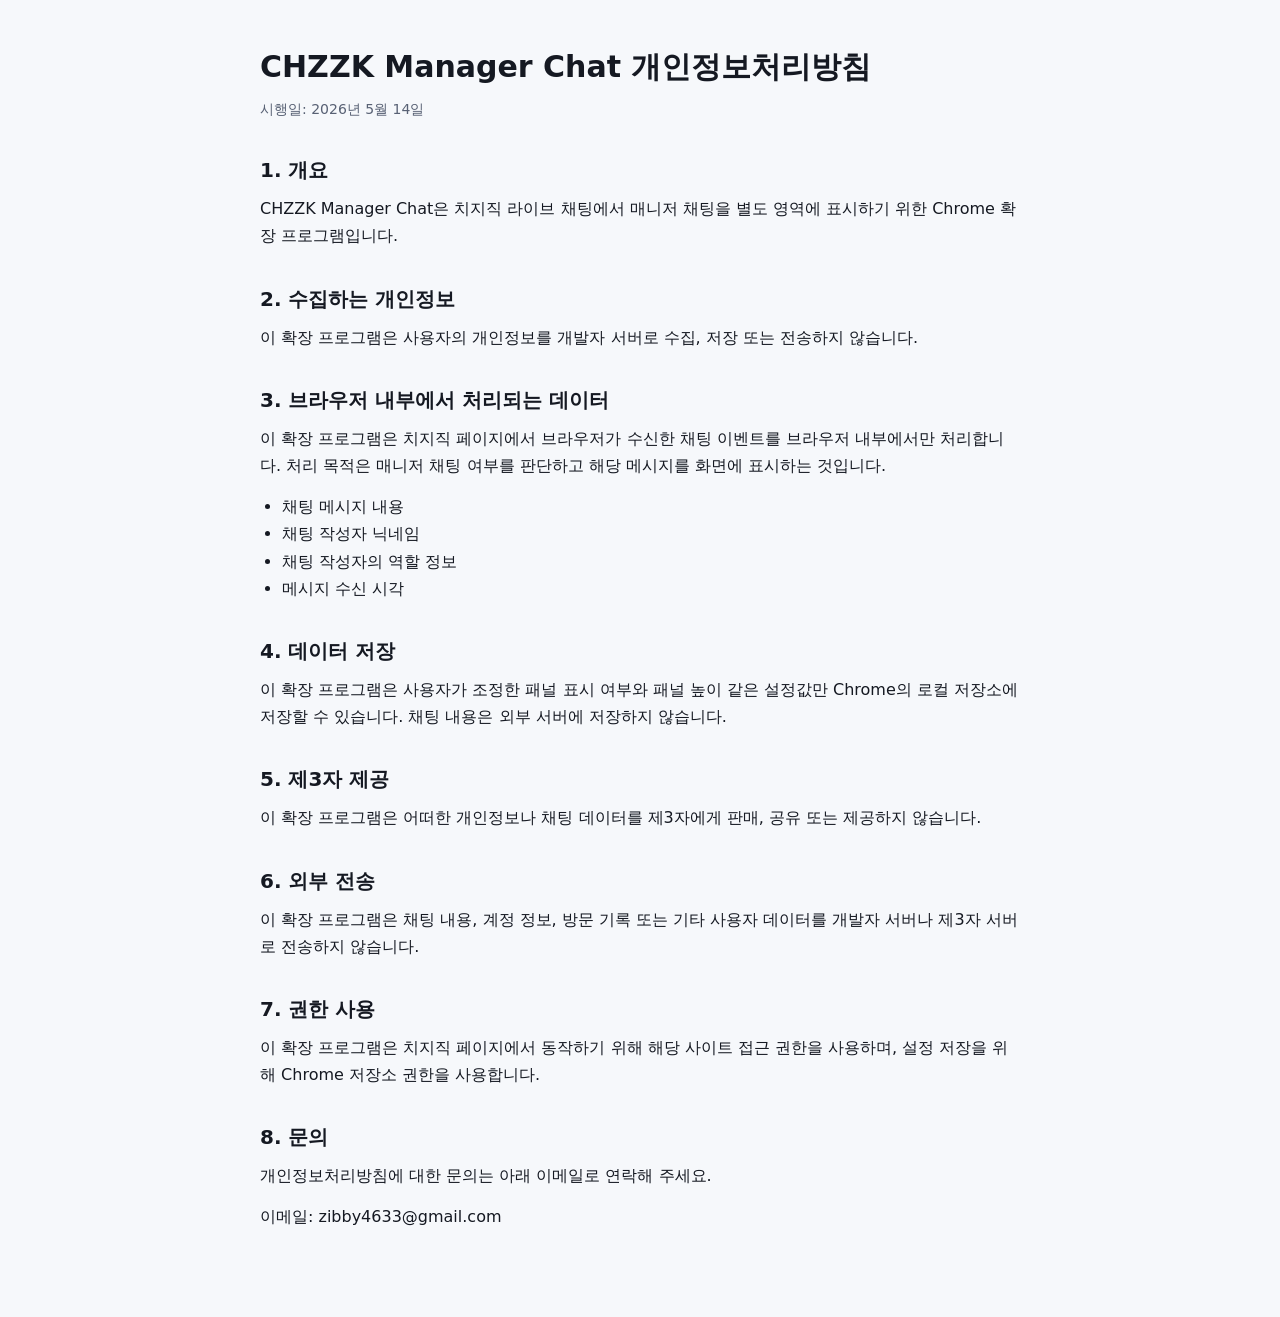
<file: docs/index.html>
<!doctype html>
<html lang="ko">
  <head>
    <meta charset="utf-8">
    <meta name="viewport" content="width=device-width, initial-scale=1">
    <title>CHZZK Manager Chat 개인정보처리방침</title>
    <style>
      :root {
        color-scheme: light dark;
        font-family: system-ui, -apple-system, BlinkMacSystemFont, "Segoe UI", sans-serif;
        line-height: 1.7;
      }

      body {
        margin: 0;
        background: #f6f8fb;
        color: #151922;
      }

      main {
        width: min(760px, calc(100% - 32px));
        margin: 0 auto;
        padding: 48px 0 72px;
      }

      h1 {
        margin: 0 0 12px;
        font-size: 30px;
        line-height: 1.25;
      }

      h2 {
        margin: 32px 0 8px;
        font-size: 20px;
      }

      p,
      li {
        font-size: 16px;
      }

      p {
        margin: 0 0 14px;
      }

      ul {
        margin: 0;
        padding-left: 22px;
      }

      .meta {
        color: #586174;
        font-size: 14px;
      }

      @media (prefers-color-scheme: dark) {
        body {
          background: #111318;
          color: #f4f7fb;
        }

        .meta {
          color: #a9b3c6;
        }
      }
    </style>
  </head>
  <body>
    <main>
      <h1>CHZZK Manager Chat 개인정보처리방침</h1>
      <p class="meta">시행일: 2026년 5월 14일</p>

      <h2>1. 개요</h2>
      <p>
        CHZZK Manager Chat은 치지직 라이브 채팅에서 매니저 채팅을 별도 영역에 표시하기 위한 Chrome 확장 프로그램입니다.
      </p>

      <h2>2. 수집하는 개인정보</h2>
      <p>
        이 확장 프로그램은 사용자의 개인정보를 개발자 서버로 수집, 저장 또는 전송하지 않습니다.
      </p>

      <h2>3. 브라우저 내부에서 처리되는 데이터</h2>
      <p>
        이 확장 프로그램은 치지직 페이지에서 브라우저가 수신한 채팅 이벤트를 브라우저 내부에서만 처리합니다. 처리 목적은 매니저 채팅 여부를 판단하고 해당 메시지를 화면에 표시하는 것입니다.
      </p>
      <ul>
        <li>채팅 메시지 내용</li>
        <li>채팅 작성자 닉네임</li>
        <li>채팅 작성자의 역할 정보</li>
        <li>메시지 수신 시각</li>
      </ul>

      <h2>4. 데이터 저장</h2>
      <p>
        이 확장 프로그램은 사용자가 조정한 패널 표시 여부와 패널 높이 같은 설정값만 Chrome의 로컬 저장소에 저장할 수 있습니다. 채팅 내용은 외부 서버에 저장하지 않습니다.
      </p>

      <h2>5. 제3자 제공</h2>
      <p>
        이 확장 프로그램은 어떠한 개인정보나 채팅 데이터를 제3자에게 판매, 공유 또는 제공하지 않습니다.
      </p>

      <h2>6. 외부 전송</h2>
      <p>
        이 확장 프로그램은 채팅 내용, 계정 정보, 방문 기록 또는 기타 사용자 데이터를 개발자 서버나 제3자 서버로 전송하지 않습니다.
      </p>

      <h2>7. 권한 사용</h2>
      <p>
        이 확장 프로그램은 치지직 페이지에서 동작하기 위해 해당 사이트 접근 권한을 사용하며, 설정 저장을 위해 Chrome 저장소 권한을 사용합니다.
      </p>

      <h2>8. 문의</h2>
      <p>
        개인정보처리방침에 대한 문의는 아래 이메일로 연락해 주세요.
      </p>
      <p>
        이메일: zibby4633@gmail.com
      </p>
    </main>
  </body>
</html>
</file>
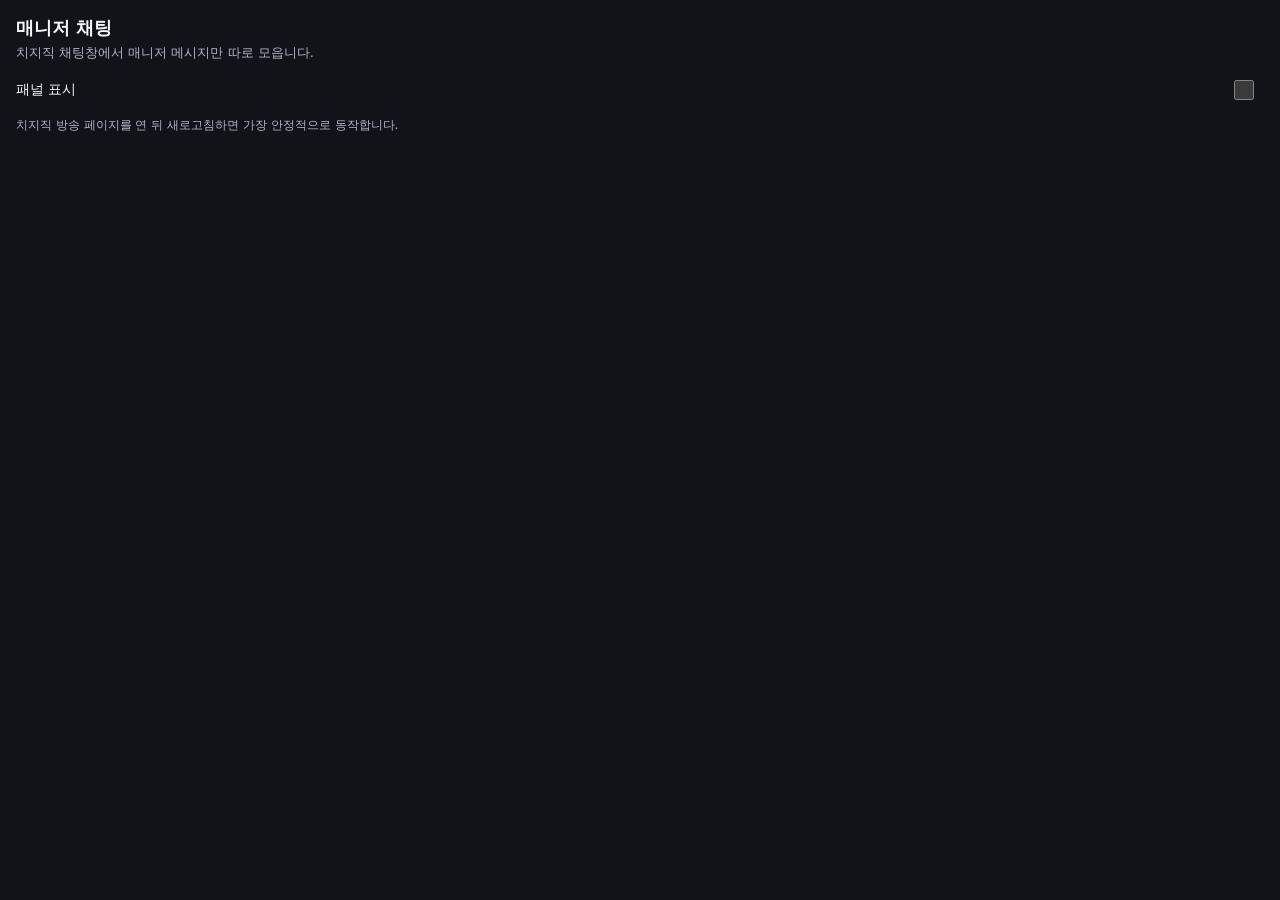
<file: popup.html>
<!doctype html>
<html lang="ko">
  <head>
    <meta charset="utf-8">
    <meta name="viewport" content="width=device-width, initial-scale=1">
    <title>CHZZK Manager Chat</title>
    <link rel="stylesheet" href="popup.css">
  </head>
  <body>
    <main class="popup">
      <div>
        <h1>매니저 채팅</h1>
        <p>치지직 채팅창에서 매니저 메시지만 따로 모읍니다.</p>
      </div>

      <label class="switch-row">
        <span>패널 표시</span>
        <input id="enabled" type="checkbox">
      </label>

      <p class="hint">치지직 방송 페이지를 연 뒤 새로고침하면 가장 안정적으로 동작합니다.</p>
    </main>
    <script src="popup.js"></script>
  </body>
</html>
</file>
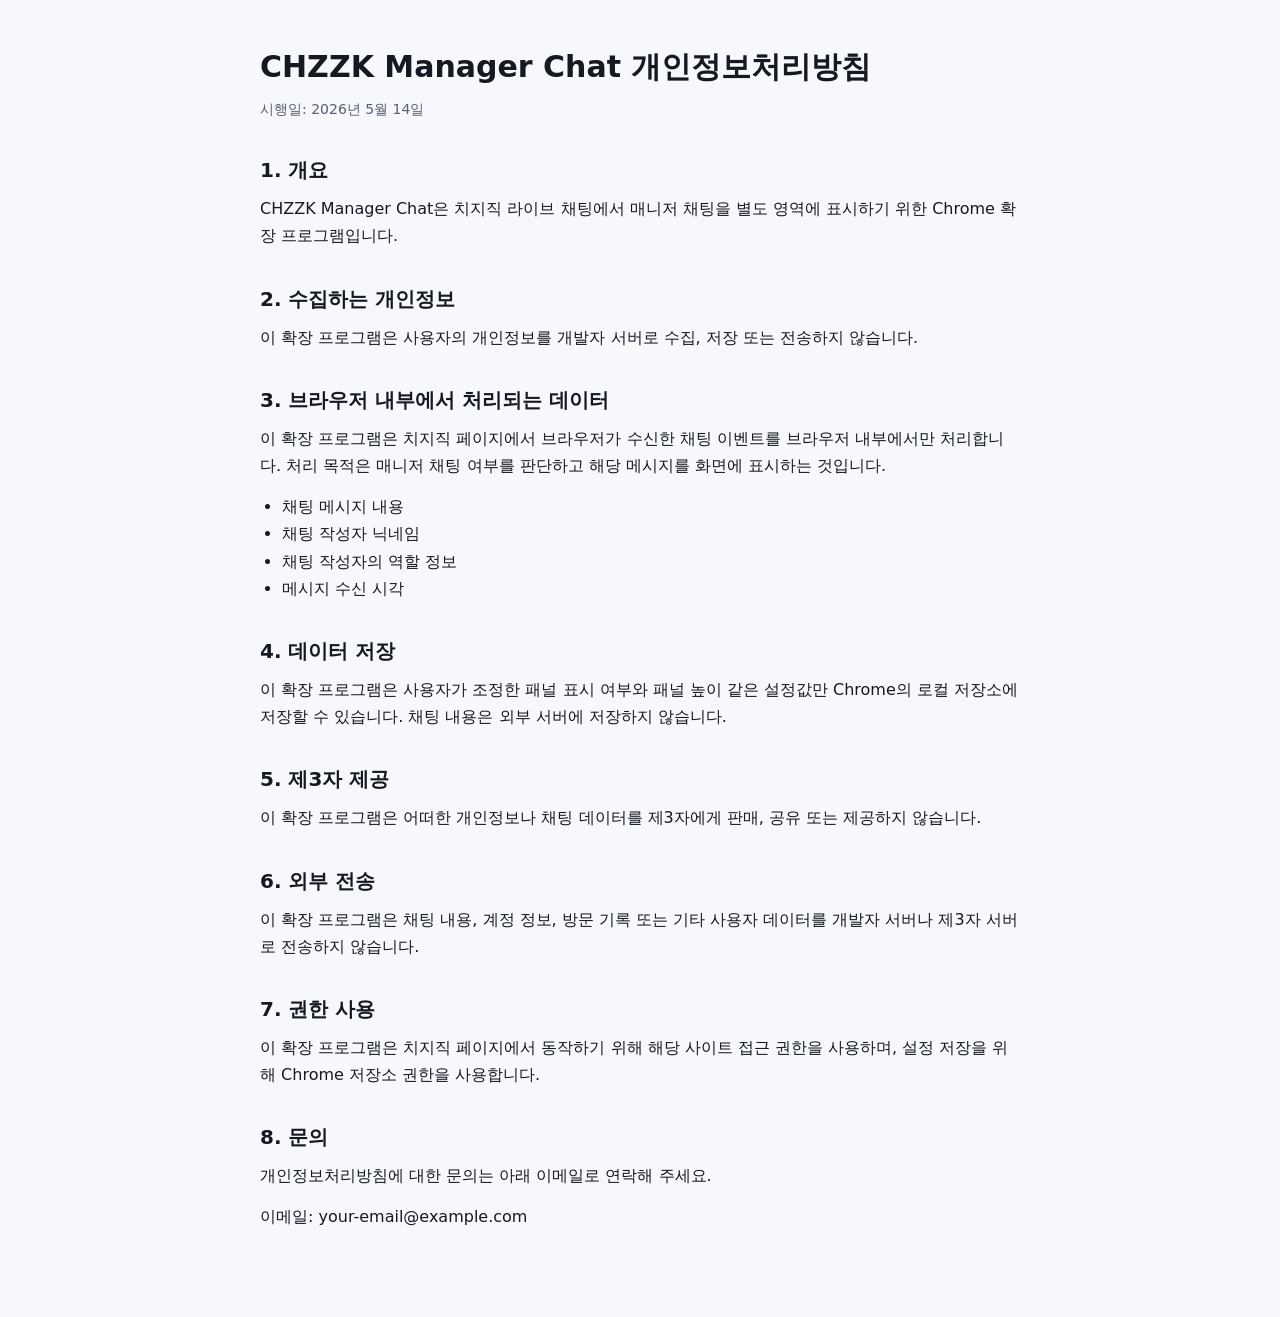
<file: privacy-policy.html>
<!doctype html>
<html lang="ko">
  <head>
    <meta charset="utf-8">
    <meta name="viewport" content="width=device-width, initial-scale=1">
    <title>CHZZK Manager Chat 개인정보처리방침</title>
    <style>
      :root {
        color-scheme: light dark;
        font-family: system-ui, -apple-system, BlinkMacSystemFont, "Segoe UI", sans-serif;
        line-height: 1.7;
      }

      body {
        margin: 0;
        background: #f6f8fb;
        color: #151922;
      }

      main {
        width: min(760px, calc(100% - 32px));
        margin: 0 auto;
        padding: 48px 0 72px;
      }

      h1 {
        margin: 0 0 12px;
        font-size: 30px;
        line-height: 1.25;
      }

      h2 {
        margin: 32px 0 8px;
        font-size: 20px;
      }

      p,
      li {
        font-size: 16px;
      }

      p {
        margin: 0 0 14px;
      }

      ul {
        margin: 0;
        padding-left: 22px;
      }

      .meta {
        color: #586174;
        font-size: 14px;
      }

      @media (prefers-color-scheme: dark) {
        body {
          background: #111318;
          color: #f4f7fb;
        }

        .meta {
          color: #a9b3c6;
        }
      }
    </style>
  </head>
  <body>
    <main>
      <h1>CHZZK Manager Chat 개인정보처리방침</h1>
      <p class="meta">시행일: 2026년 5월 14일</p>

      <h2>1. 개요</h2>
      <p>
        CHZZK Manager Chat은 치지직 라이브 채팅에서 매니저 채팅을 별도 영역에 표시하기 위한 Chrome 확장 프로그램입니다.
      </p>

      <h2>2. 수집하는 개인정보</h2>
      <p>
        이 확장 프로그램은 사용자의 개인정보를 개발자 서버로 수집, 저장 또는 전송하지 않습니다.
      </p>

      <h2>3. 브라우저 내부에서 처리되는 데이터</h2>
      <p>
        이 확장 프로그램은 치지직 페이지에서 브라우저가 수신한 채팅 이벤트를 브라우저 내부에서만 처리합니다. 처리 목적은 매니저 채팅 여부를 판단하고 해당 메시지를 화면에 표시하는 것입니다.
      </p>
      <ul>
        <li>채팅 메시지 내용</li>
        <li>채팅 작성자 닉네임</li>
        <li>채팅 작성자의 역할 정보</li>
        <li>메시지 수신 시각</li>
      </ul>

      <h2>4. 데이터 저장</h2>
      <p>
        이 확장 프로그램은 사용자가 조정한 패널 표시 여부와 패널 높이 같은 설정값만 Chrome의 로컬 저장소에 저장할 수 있습니다. 채팅 내용은 외부 서버에 저장하지 않습니다.
      </p>

      <h2>5. 제3자 제공</h2>
      <p>
        이 확장 프로그램은 어떠한 개인정보나 채팅 데이터를 제3자에게 판매, 공유 또는 제공하지 않습니다.
      </p>

      <h2>6. 외부 전송</h2>
      <p>
        이 확장 프로그램은 채팅 내용, 계정 정보, 방문 기록 또는 기타 사용자 데이터를 개발자 서버나 제3자 서버로 전송하지 않습니다.
      </p>

      <h2>7. 권한 사용</h2>
      <p>
        이 확장 프로그램은 치지직 페이지에서 동작하기 위해 해당 사이트 접근 권한을 사용하며, 설정 저장을 위해 Chrome 저장소 권한을 사용합니다.
      </p>

      <h2>8. 문의</h2>
      <p>
        개인정보처리방침에 대한 문의는 아래 이메일로 연락해 주세요.
      </p>
      <p>
        이메일: your-email@example.com
      </p>
    </main>
  </body>
</html>
</file>
<file: popup.css>
:root {
  color-scheme: dark;
  font-family: system-ui, -apple-system, BlinkMacSystemFont, "Segoe UI", sans-serif;
}

body {
  margin: 0;
  min-width: 260px;
  background: #111318;
  color: #f4f6fb;
}

.popup {
  display: grid;
  gap: 14px;
  padding: 16px;
}

h1 {
  margin: 0 0 4px;
  font-size: 18px;
  font-weight: 700;
}

p {
  margin: 0;
  color: #aeb6c7;
  font-size: 13px;
  line-height: 1.45;
}

.switch-row {
  display: flex;
  align-items: center;
  justify-content: space-between;
  gap: 12px;
  font-size: 14px;
}

input[type="checkbox"] {
  width: 34px;
  height: 20px;
  accent-color: #00ffa3;
}

button {
  border: 0;
  border-radius: 8px;
  background: #263043;
  color: #ffffff;
  cursor: pointer;
  font: inherit;
  padding: 10px 12px;
}

button:hover {
  background: #32405a;
}

.hint {
  font-size: 12px;
}
</file>
